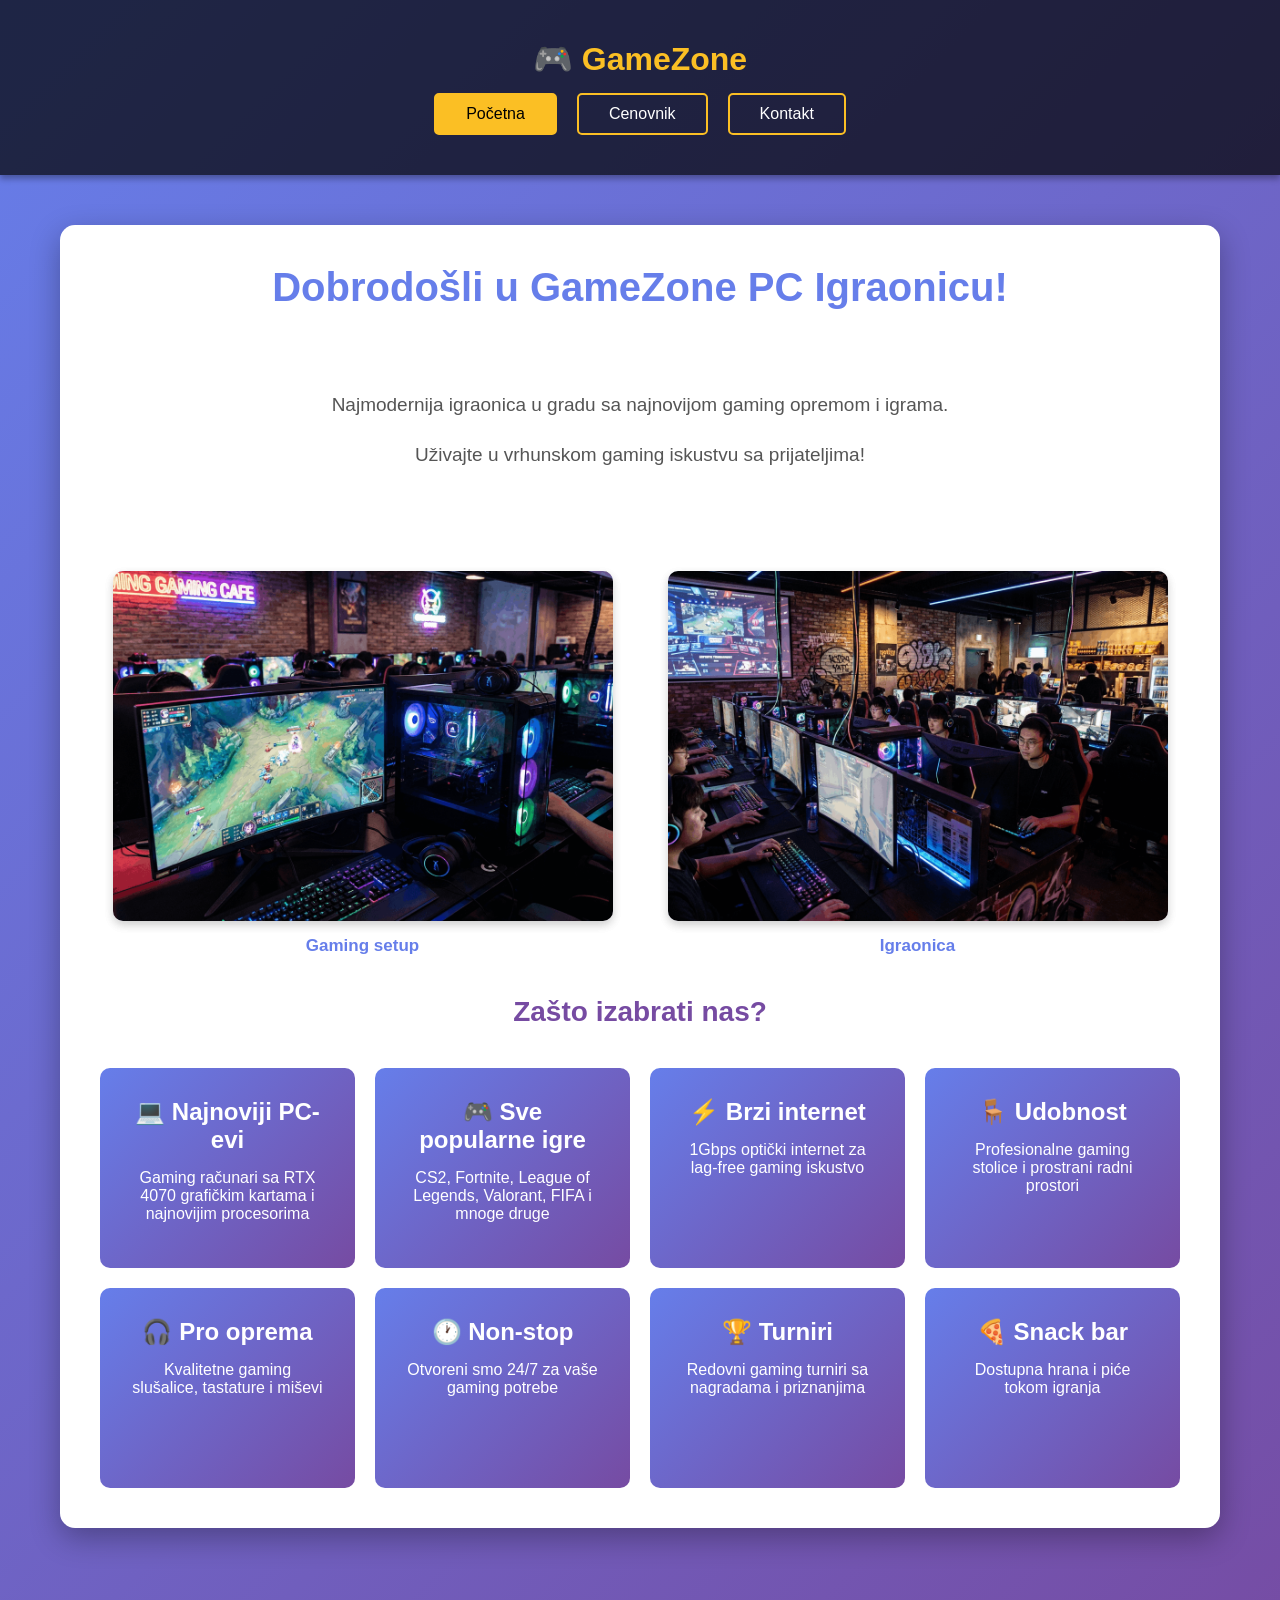
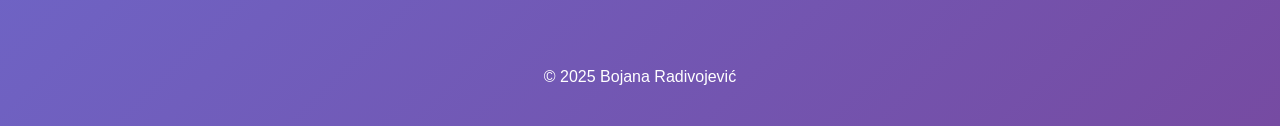
<file: GameZone - PC Igraonica/index.html>
<!DOCTYPE html>
<html lang="sr">
<head>
    
    <meta charset="UTF-8">
    <meta name="viewport" content="width=device-width, initial-scale=1.0">

    <meta name="author" content="Bojana Radivojević">
    
    <link rel="icon" type="image/x-icon" href="./images/favicon.ico">
    <link rel="shortcut icon" type="image/x-icon" href="./images/favicon.ico">
    
    <title>GameZone - PC Igraonica</title>
    <meta name="description" content="Profesionalna gaming igraonica sa najnovijim gaming PC računarima. Uživajte u omiljenim igrama u modernom game centru. Najkvalitetnija PC igraonica za sve gejmere.">
    <meta name="keywords" content="pc, game, igraonica, gaming, games, igre, computer, kompjuter, računar, igraonice, gaming igraonica, gaming igraonice, game centar, gaming pc game centar, gaming pc igraonica, igraonica pc, pc igraonica">
    <link rel="stylesheet" href="styles/stil.css">
    <script src="scripts/skripta.js"></script>
</head>
<body>
        <!-- Google tag (gtag.js) -->
<script async src="https://www.googletagmanager.com/gtag/js?id=G-KWHS79J00L"></script>
<script>
  window.dataLayer = window.dataLayer || [];
  function gtag(){dataLayer.push(arguments);}
  gtag('js', new Date());

  gtag('config', 'G-KWHS79J00L');
</script>
    <header>
        <div class="container">
            <div class="logo">🎮 GameZone</div>
            <nav>
                <a href="index.html" class="nav-btn active">Početna</a>
                <a href="cenovnik.html" class="nav-btn">Cenovnik</a>
                <a href="kontakt.html" class="nav-btn">Kontakt</a>
            </nav>
        </div>
    </header>

    <div class="page active">
        <div class="container">
            <div class="content">
                <h1>Dobrodošli u GameZone PC Igraonicu!</h1>
                <div class="hero">
                    <p>Najmodernija igraonica u gradu sa najnovijom gaming opremom i igrama.</p>
                    <p>Uživajte u vrhunskom gaming iskustvu sa prijateljima!</p>
                </div>
                <div class="gallery">
                    <div class="gallery-item">
                        <div class="gallery-placeholder"><img src="images/setup.png" alt="Gaming računari sa RGB osvetljenjem u igraonici"></div>
                        <p>Gaming setup</p>
                    </div>
                    <div class="gallery-item">
                        <div class="gallery-placeholder"><img src="images/igraonica.png" alt="Gaming igraonica - PC game centar enterijer"></div>
                        <p>Igraonica</p>
                    </div>
                </div>
                <h2 style="text-align: center; margin-top: 40px;">Zašto izabrati nas?</h2>
                <div class="features">
                    <div class="feature-card">
                        <h3>💻 Najnoviji PC-evi</h3>
                        <p>Gaming računari sa RTX 4070 grafičkim kartama i najnovijim procesorima</p>
                    </div>
                    <div class="feature-card">
                        <h3>🎮 Sve popularne igre</h3>
                        <p>CS2, Fortnite, League of Legends, Valorant, FIFA i mnoge druge</p>
                    </div>
                    <div class="feature-card">
                        <h3>⚡ Brzi internet</h3>
                        <p>1Gbps optički internet za lag-free gaming iskustvo</p>
                    </div>
                    <div class="feature-card">
                        <h3>🪑 Udobnost</h3>
                        <p>Profesionalne gaming stolice i prostrani radni prostori</p>
                    </div>
                    <div class="feature-card">
                        <h3>🎧 Pro oprema</h3>
                        <p>Kvalitetne gaming slušalice, tastature i miševi</p>
                    </div>
                    <div class="feature-card">
                        <h3>🕐 Non-stop</h3>
                        <p>Otvoreni smo 24/7 za vaše gaming potrebe</p>
                    </div>
                    <div class="feature-card">
                        <h3>🏆 Turniri</h3>
                        <p>Redovni gaming turniri sa nagradama i priznanjima</p>
                    </div>
                    <div class="feature-card">
                        <h3>🍕 Snack bar</h3>
                        <p>Dostupna hrana i piće tokom igranja</p>
                    </div>
                </div>
            </div>
        </div>
    </div>

    <footer>
        <div class="container">
            <p>&copy; 2025 Bojana Radivojević</p>
        </div>
    </footer>
</body>

</html>
</file>
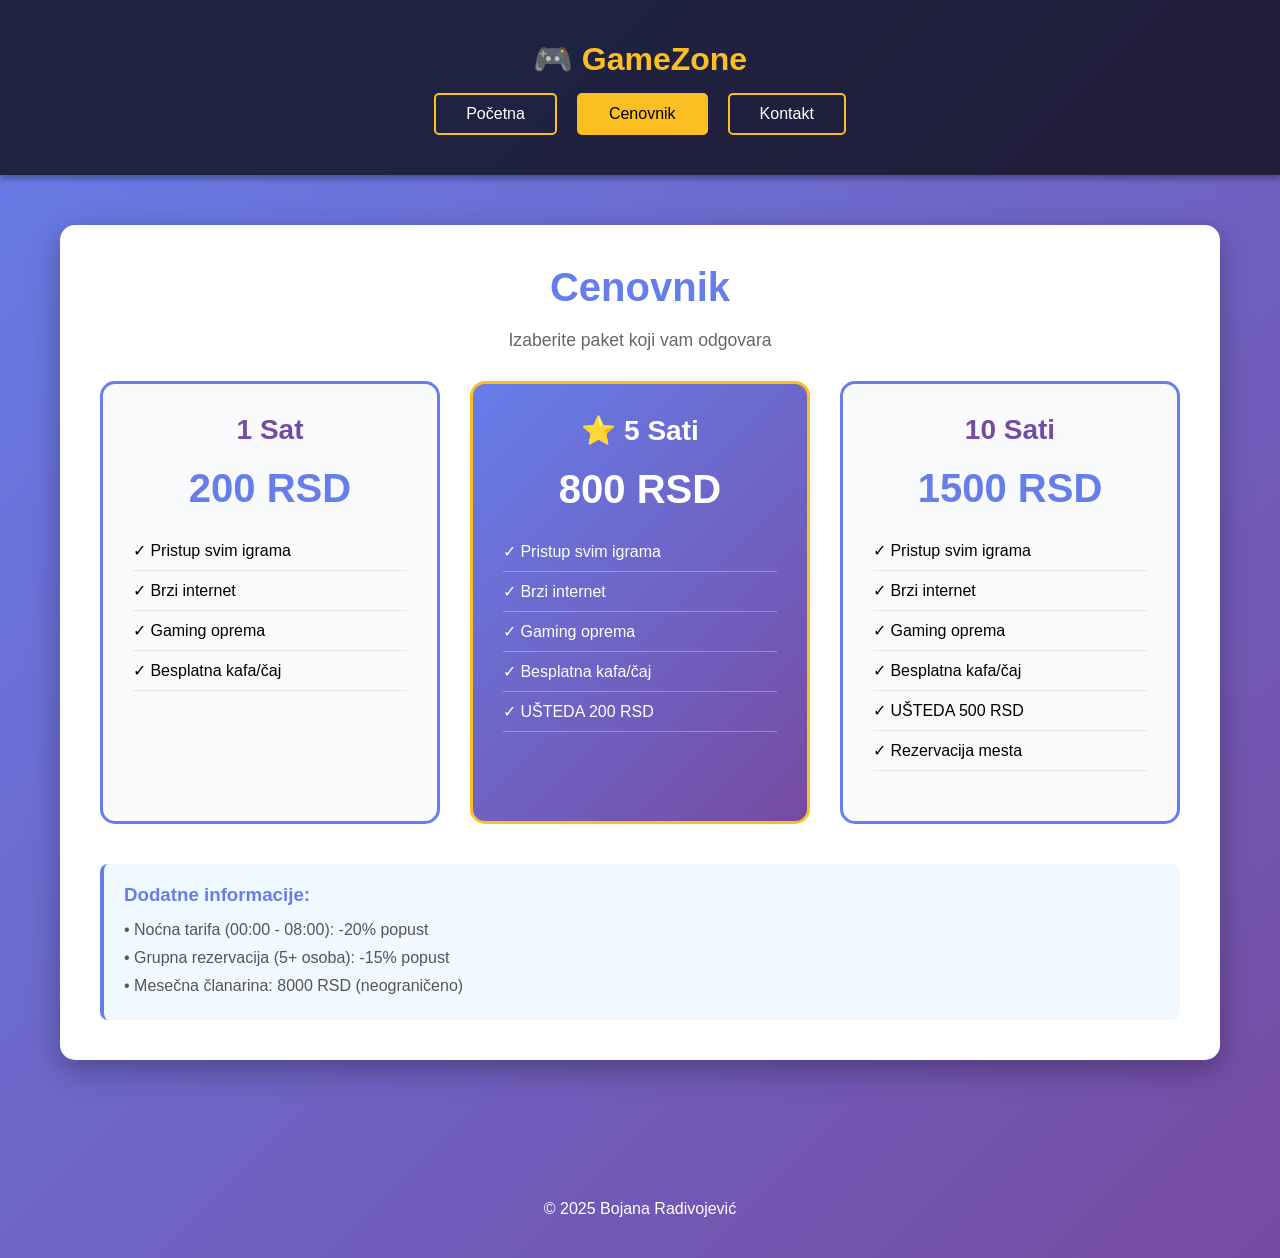
<file: GameZone - PC Igraonica/cenovnik.html>
<!DOCTYPE html>
<html lang="sr">
<head>    
    <meta charset="UTF-8">
    <meta name="viewport" content="width=device-width, initial-scale=1.0">

    <meta name="author" content="Bojana Radivojević">

    <link rel="icon" type="image/x-icon" href="images/favicon.ico">
    <link rel="shortcut icon" type="image/x-icon" href="images/favicon.ico">
    
    <title>Cenovnik - GameZone PC Igraonica</title>
    <meta name="description" content="Pogledajte cenovnik naše gaming igraonice. Povoljne cene za igranje na gaming PC računarima. Najbolji odnos cene i kvaliteta u game centru.">
    <meta name="keywords" content="pc, game, igraonica, gaming, games, igre, computer, kompjuter, računar, igraonice, gaming igraonica, gaming igraonice, game centar, gaming pc game centar, gaming pc igraonica, igraonica pc, pc igraonica">
    <link rel="stylesheet" href="styles/stil.css">
    <script src="scripts/skripta.js"></script>
</head>
<body>
        
        <!-- Google tag (gtag.js) -->
<script async src="https://www.googletagmanager.com/gtag/js?id=G-KWHS79J00L"></script>
<script>
  window.dataLayer = window.dataLayer || [];
  function gtag(){dataLayer.push(arguments);}
  gtag('js', new Date());

  gtag('config', 'G-KWHS79J00L');
</script>
    <header>
        <div class="container">
            <div class="logo">🎮 GameZone</div>
            <nav>
                <a href="index.html" class="nav-btn">Početna</a>
                <a href="cenovnik.html" class="nav-btn active">Cenovnik</a>
                <a href="kontakt.html" class="nav-btn">Kontakt</a>
            </nav>
        </div>
    </header>

    <div class="page active">
        <div class="container">
            <div class="content">
                <h1>Cenovnik</h1>
                <p style="text-align: center; font-size: 1.1rem; color: #666; margin-bottom: 20px;">
                    Izaberite paket koji vam odgovara
                </p>

                <div class="pricing-table">
                    <div class="pricing-card">
                        <h3>1 Sat</h3>
                        <div class="price">200 RSD</div>
                        <ul>
                            <li>✓ Pristup svim igrama</li>
                            <li>✓ Brzi internet</li>
                            <li>✓ Gaming oprema</li>
                            <li>✓ Besplatna kafa/čaj</li>
                        </ul>
                    </div>

                    <div class="pricing-card featured">
                        <h3>⭐ 5 Sati</h3>
                        <div class="price">800 RSD</div>
                        <ul>
                            <li>✓ Pristup svim igrama</li>
                            <li>✓ Brzi internet</li>
                            <li>✓ Gaming oprema</li>
                            <li>✓ Besplatna kafa/čaj</li>
                            <li>✓ UŠTEDA 200 RSD</li>
                        </ul>
                    </div>

                    <div class="pricing-card">
                        <h3>10 Sati</h3>
                        <div class="price">1500 RSD</div>
                        <ul>
                            <li>✓ Pristup svim igrama</li>
                            <li>✓ Brzi internet</li>
                            <li>✓ Gaming oprema</li>
                            <li>✓ Besplatna kafa/čaj</li>
                            <li>✓ UŠTEDA 500 RSD</li>
                            <li>✓ Rezervacija mesta</li>
                        </ul>
                    </div>
                </div>

                <div style="margin-top: 40px; padding: 20px; background: #f0f9ff; border-left: 4px solid #667eea; border-radius: 8px;">
                    <h3 style="color: #667eea; margin-bottom: 10px;">Dodatne informacije:</h3>
                    <ul style="list-style: none; color: #555;">
                        <li style="padding: 5px 0;">• Noćna tarifa (00:00 - 08:00): -20% popust</li>
                        <li style="padding: 5px 0;">• Grupna rezervacija (5+ osoba): -15% popust</li>
                        <li style="padding: 5px 0;">• Mesečna članarina: 8000 RSD (neograničeno)</li>
                    </ul>
                </div>
            </div>
        </div>
    </div>

    <footer>
        <div class="container">
            <p>&copy; 2025 Bojana Radivojević</p>
        </div>
    </footer>
</body>

</html>
</file>
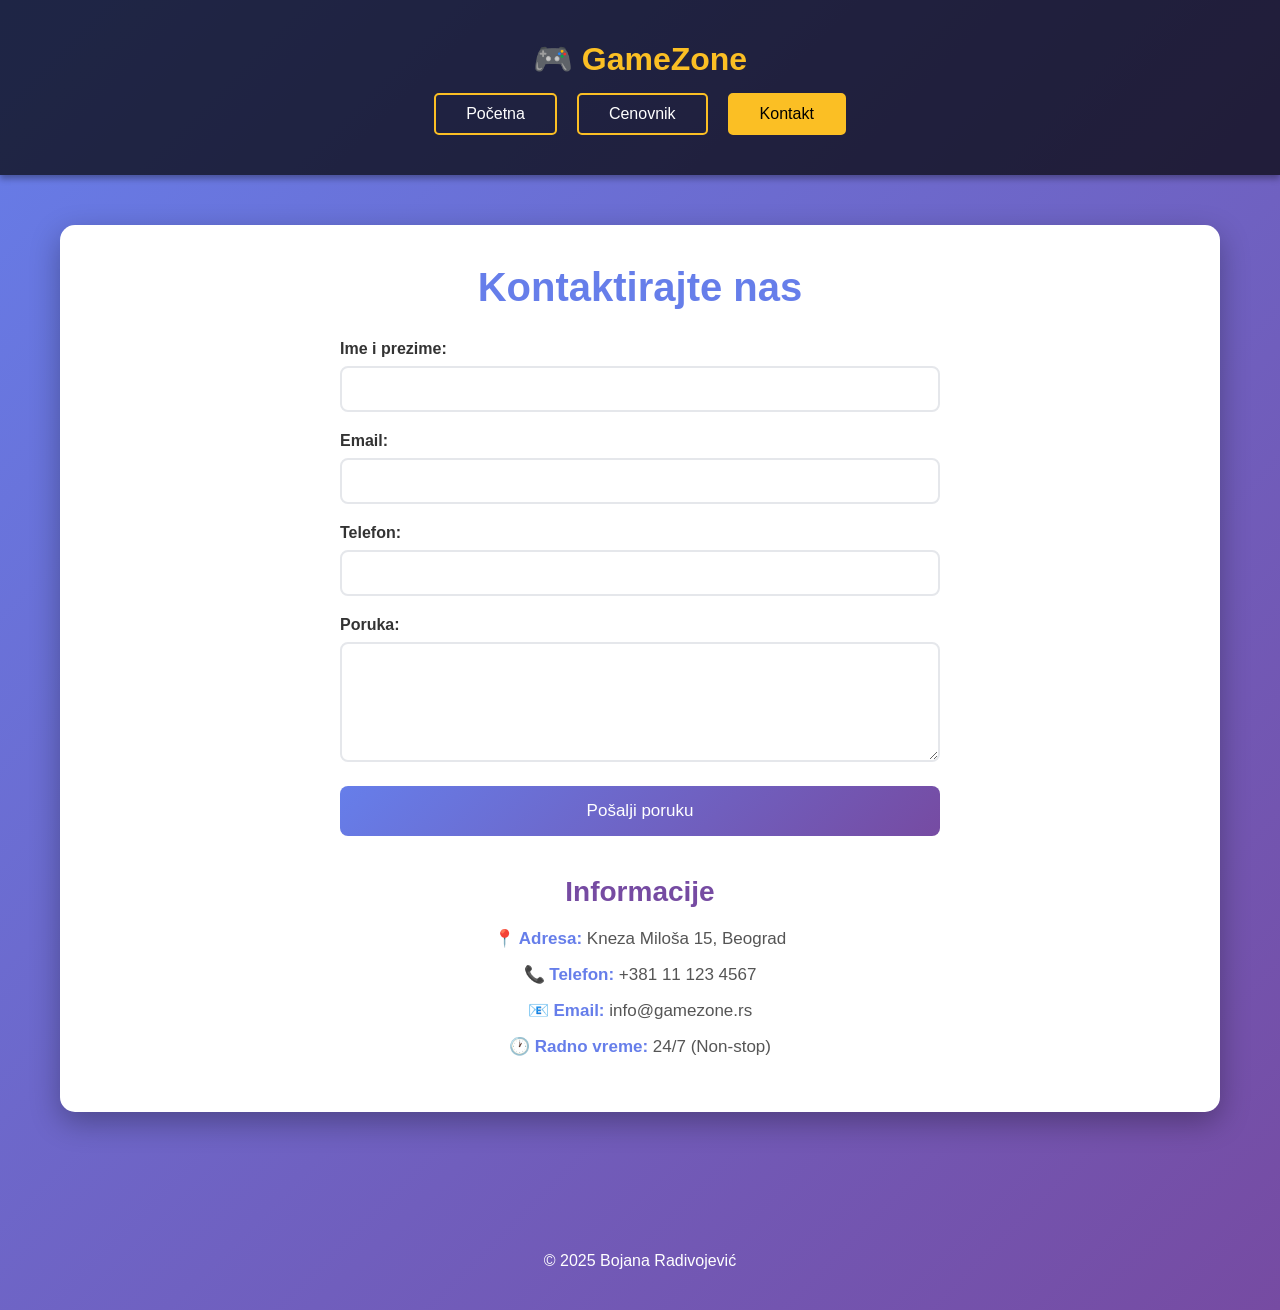
<file: GameZone - PC Igraonica/kontakt.html>
<!DOCTYPE html>
<html lang="sr">
<head>
    <meta charset="UTF-8">
    <meta name="viewport" content="width=device-width, initial-scale=1.0">

    <link rel="icon" type="image/x-icon" href="images/favicon.ico">
    <link rel="shortcut icon" type="image/x-icon" href="images/favicon.ico">

    <meta name="author" content="Bojana Radivojević">

    
    <title>Kontakt - GameZone PC Igraonica</title>
    <meta name="description" content="Kontaktirajte našu gaming igraonicu. Posetite najbolji gaming PC game centar. Rezervišite mesto u igraonici i uživajte u omiljenim igrama.">
    <meta name="keywords" content="pc, game, igraonica, gaming, games, igre, computer, kompjuter, računar, igraonice, gaming igraonica, gaming igraonice, game centar, gaming pc game centar, gaming pc igraonica, igraonica pc, pc igraonica">
    <link rel="stylesheet" href="styles/stil.css">
    <script src="scripts/skripta.js"></script>
</head>
<body>
          <!-- Google tag (gtag.js) -->
<script async src="https://www.googletagmanager.com/gtag/js?id=G-KWHS79J00L"></script>
<script>
  window.dataLayer = window.dataLayer || [];
  function gtag(){dataLayer.push(arguments);}
  gtag('js', new Date());

  gtag('config', 'G-KWHS79J00L');
</script>
    <header>
        <div class="container">
            <div class="logo">🎮 GameZone</div>
            <nav>
                <a href="index.html" class="nav-btn">Početna</a>
                <a href="cenovnik.html" class="nav-btn">Cenovnik</a>
                <a href="kontakt.html" class="nav-btn active">Kontakt</a>
            </nav>
        </div>
    </header>

    <div class="page active">
        <div class="container">
            <div class="content">
                <h1>Kontaktirajte nas</h1>
                
                <form class="contact-form" id="contactForm">
                    <div class="form-group">
                        <label for="name">Ime i prezime:</label>
                        <input type="text" id="name" name="name" required>
                    </div>

                    <div class="form-group">
                        <label for="email">Email:</label>
                        <input type="email" id="email" name="email" required>
                    </div>

                    <div class="form-group">
                        <label for="phone">Telefon:</label>
                        <input type="tel" id="phone" name="phone" required>
                    </div>

                    <div class="form-group">
                        <label for="message">Poruka:</label>
                        <textarea id="message" name="message" required></textarea>
                    </div>

                    <button type="submit" class="submit-btn">Pošalji poruku</button>
                </form>

                <div class="contact-info">
                    <h2>Informacije</h2>
                    <div>
                        <strong>📍 Adresa:</strong> Kneza Miloša 15, Beograd
                    </div>
                    <div>
                        <strong>📞 Telefon:</strong> +381 11 123 4567
                    </div>
                    <div>
                        <strong>📧 Email:</strong> info@gamezone.rs
                    </div>
                    <div>
                        <strong>🕐 Radno vreme:</strong> 24/7 (Non-stop)
                    </div>
                </div>
            </div>
        </div>
    </div>

    <footer>
        <div class="container">
            <p>&copy; 2025 Bojana Radivojević</p>
        </div>
    </footer>
</body>

</html>
</file>
<file: GameZone - PC Igraonica/styles/stil.css>
.nav-btn.active,.nav-btn:hover{background:#fbbf24;color:#000}.hero,.logo,h1{text-align:center}.logo,.price{font-weight:700}*{margin:0;padding:0;box-sizing:border-box}body{font-family:'Segoe UI',Tahoma,Geneva,Verdana,sans-serif;background:linear-gradient(135deg,#667eea 0,#764ba2 100%);min-height:100vh}.page{display:none}.page.active{display:block}.container{max-width:1200px;margin:0 auto;padding:20px}header{background:rgba(0,0,0,.7);padding:20px 0;box-shadow:0 4px 6px rgba(0,0,0,.3)}.logo{font-size:32px;color:#fbbf24;margin-bottom:15px}nav{display:flex;justify-content:center;gap:20px;flex-wrap:wrap}.nav-btn{background:0 0;color:#fff;border:2px solid #fbbf24;padding:10px 30px;font-size:16px;cursor:pointer;transition:.3s;border-radius:5px;text-decoration:none;display:inline-block}.price,h1{font-size:40px}.nav-btn:hover{transform:translateY(-2px)}.content{background:#fff;margin:30px auto;padding:40px;border-radius:15px;box-shadow:0 10px 30px rgba(0,0,0,.3)}h1{color:#667eea;margin-bottom:20px}.hero p,h2{margin:20px 0}h2{color:#764ba2;font-size:28px}.hero{padding:40px 20px}.feature-card,.pricing-card{padding:30px;text-align:center}.hero p{font-size:19px;color:#555;line-height:1.6}.features{display:grid;grid-template-columns:repeat(auto-fit,minmax(250px,1fr));gap:20px;margin-top:40px}.feature-card{background:linear-gradient(135deg,#667eea 0,#764ba2 100%);border-radius:10px;color:#fff;transition:transform .3s;min-height:200px;width:100%;max-width:280px;margin:0 auto}.feature-card:hover{transform:translateY(-5px)}.feature-card h3{font-size:24px;margin-bottom:15px}.pricing-table{display:grid;grid-template-columns:repeat(auto-fit,minmax(280px,1fr));gap:30px;margin-top:30px}.pricing-card{background:#f9fafb;border:3px solid #667eea;border-radius:15px;transition:.3s}.pricing-card.featured,.submit-btn{background:linear-gradient(135deg,#667eea 0,#764ba2 100%)}.pricing-card:hover{transform:scale(1.05);box-shadow:0 10px 25px rgba(102,126,234,.3)}.pricing-card.featured{color:#fff;border-color:#fbbf24}.pricing-card h3{font-size:28px;margin-bottom:10px;color:#764ba2}.pricing-card.featured .price,.pricing-card.featured h3{color:#fff}.price{color:#667eea;margin:20px 0}.pricing-card ul{list-style:none;margin:20px 0;text-align:left}.pricing-card ul li{padding:10px 0;border-bottom:1px solid #e5e7eb}.pricing-card.featured ul li{border-bottom-color:rgba(255,255,255,.3)}.contact-form{max-width:600px;margin:30px auto}.form-group{margin-bottom:20px}.form-group label{display:block;margin-bottom:8px;font-weight:600;color:#333}.form-group input,.form-group textarea{width:100%;padding:12px;border:2px solid #e5e7eb;border-radius:8px;font-size:16px;transition:border-color .3s}.form-group input:focus,.form-group textarea:focus{outline:0;border-color:#667eea}.form-group textarea{resize:vertical;min-height:120px}.submit-btn{color:#fff;border:none;padding:15px 40px;font-size:17px;border-radius:8px;cursor:pointer;transition:transform .3s;display:block;width:100%}.gallery-item img,.gallery-placeholder{height:350px;border-radius:10px;box-shadow:0 4px 10px rgba(0,0,0,.1);transition:transform .3s}.submit-btn:hover{transform:translateY(-2px)}.contact-info{margin-top:40px;text-align:center}.contact-info div{margin:15px 0;font-size:17px;color:#555}.contact-info strong{color:#667eea}footer{text-align:center;color:#fff;padding:20px;margin-top:50px}.gallery{display:grid;grid-template-columns:repeat(2,1fr);gap:30px;margin:40px 0}.gallery-item img{width:500px;object-fit:cover}.gallery-item img:hover,.gallery-placeholder:hover{transform:scale(1.05)}.gallery-item{text-align:center}.gallery-placeholder{width:100%;max-width:500px;margin:0 auto;background:linear-gradient(135deg,#e0e7ff 0,#f3e8ff 100%);display:flex;align-items:center;justify-content:center;font-size:4rem}.gallery-item p{margin-top:15px;font-size:17px;font-weight:600;color:#667eea}@media (max-width:1024px) and (min-width:769px){.container{padding:15px}.content{padding:30px}.price,h1{font-size:35px}.pricing-card h3,h2{font-size:25px}.hero p{font-size:17px}.nav-btn{padding:10px 25px;font-size:15px}.gallery-placeholder{height:250px;font-size:56px}.gallery-item img{width:100%;max-width:450px;height:320px;margin:0 auto;display:block}.feature-card h3{font-size:20px}}@media (max-width:768px){.container{padding:10px}.content{padding:20px;margin:20px auto}.price,h1{font-size:32px}.logo,.pricing-card h3,h2{font-size:24px}.hero{padding:20px 10px}.hero p{font-size:16px}.nav-btn{padding:8px 20px;font-size:14px}.gallery{grid-template-columns:1fr;gap:20px}.gallery-placeholder{height:250px;font-size:48px}.gallery-item img{width:100%;height:300px}.feature-card,.pricing-card{padding:20px}.feature-card h3{font-size:19px}.contact-form{padding:0 10px}.submit-btn{padding:12px 30px;font-size:16px}nav{gap:10px}}
</file>
